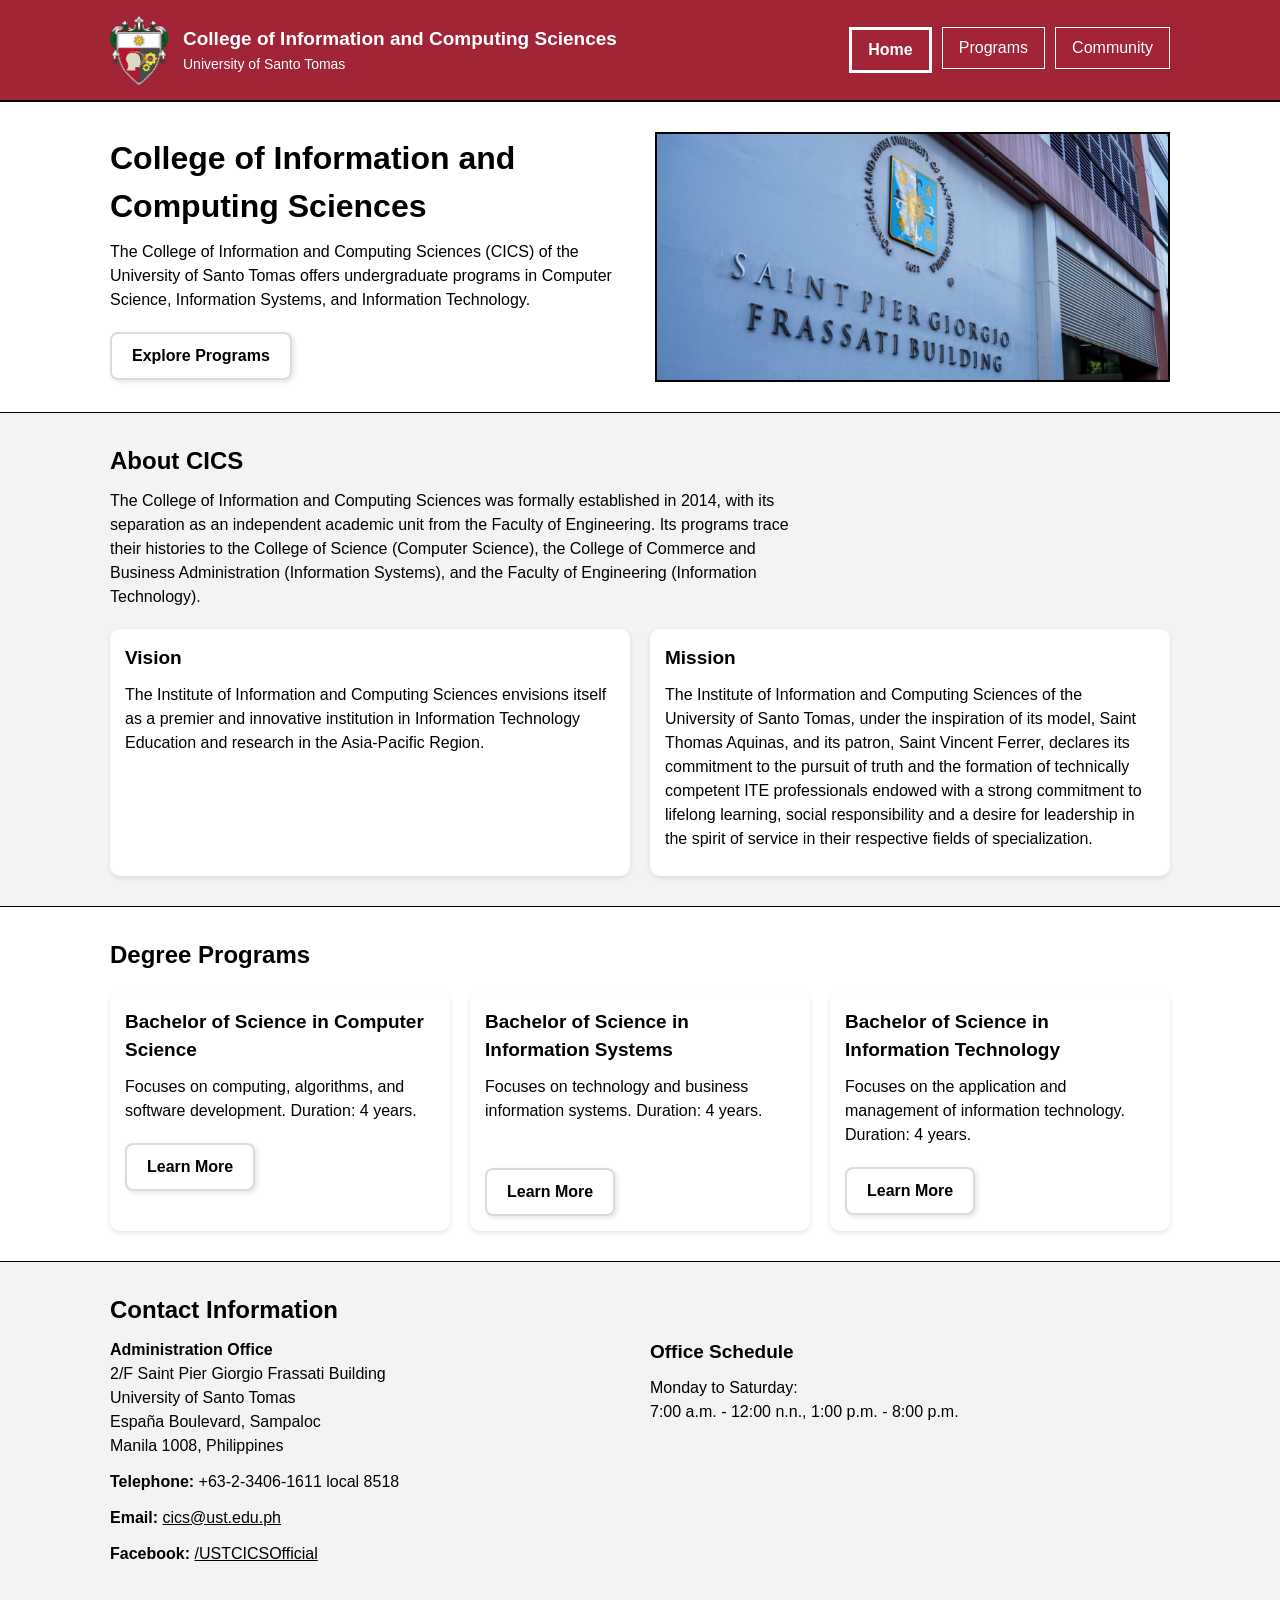
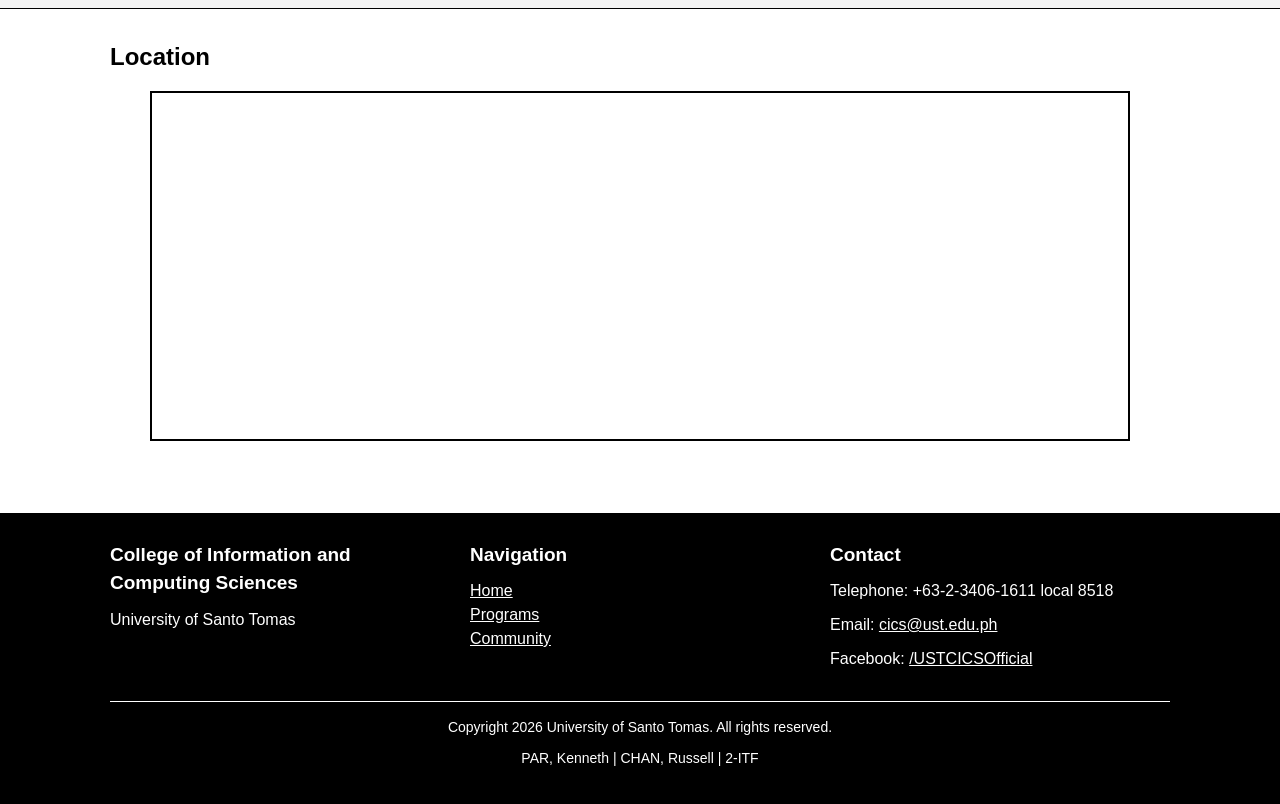
<file: index.html>
<!DOCTYPE html>
<html lang="en">
<head>
  <meta charset="UTF-8">
  <title>Home | UST CICS</title>
  <link rel="stylesheet" href="style.css">
</head>
<body>

<header>
  <div class="container header-content">
    <div class="brand">
      <img class="icon" src="images/cics-logo.png" alt="CICS logo">
      <div>
        <p class="brand-title">College of Information and Computing Sciences</p>
        <p class="brand-subtitle">University of Santo Tomas</p>
      </div>
    </div>
    <nav>
      <ul >
        <li class ="active_page"><a href="index.html">Home</a></li>
        <li><a  href="programs.html">Programs</a></li>
        <li><a href="community.html">Community</a></li>
      </ul>
    </nav>
  </div>
</header>

<main>
  <section>
    <div class="container hero">
      <div>
        <h1>College of Information and Computing Sciences</h1>
        <p>The College of Information and Computing Sciences (CICS) of the University of Santo Tomas offers undergraduate programs in Computer Science, Information Systems, and Information Technology.</p>
        <a class="button" href="programs.html">Explore Programs</a>
      </div>
      <div>
        <img class="wide-image" src="images/hero-banner.jpg" alt="CICS students and campus">
      </div>
    </div>
  </section>

  <section class="grey">
    <div class="container">
      <h2>About CICS</h2>
      <p class="section-intro">The College of Information and Computing Sciences was formally established in 2014, with its separation as an independent academic unit from the Faculty of Engineering. Its programs trace their histories to the College of Science (Computer Science), the College of Commerce and Business Administration (Information Systems), and the Faculty of Engineering (Information Technology).</p>
      <div class="two-columns">
        <article class="card">
          <h3>Vision</h3>
          <p>The Institute of Information and Computing Sciences envisions itself as a premier and innovative institution in Information Technology Education and research in the Asia-Pacific Region.</p>
        </article>
        <article class="card">
          <h3>Mission</h3>
          <p>The Institute of Information and Computing Sciences of the University of Santo Tomas, under the inspiration of its model, Saint Thomas Aquinas, and its patron, Saint Vincent Ferrer, declares its commitment to the pursuit of truth and the formation of technically competent ITE professionals endowed with a strong commitment to lifelong learning, social responsibility and a desire for leadership in the spirit of service in their respective fields of specialization.</p>
        </article>
      </div>
    </div>
  </section>

  <section>
    <div class="container">
      <h2>Degree Programs</h2>
      <div class="three-columns">
        <article class="card">
          <h3>Bachelor of Science in Computer Science</h3>
          <p>Focuses on computing, algorithms, and software development. Duration: 4 years.</p>
          <a class="button" href="programs.html">Learn More</a>
        </article>
        <article class="card">
          <h3>Bachelor of Science in Information Systems</h3>
          <p>Focuses on technology and business information systems. Duration: 4 years.</p>
          <a class="button_dpp" href="programs.html">Learn More</a>
        </article>
        <article class="card">
          <h3>Bachelor of Science in Information Technology</h3>
          <p>Focuses on the application and management of information technology. Duration: 4 years.</p>
          <a class="button" href="programs.html">Learn More</a>
        </article>
      </div>
    </div>
  </section>

  <section id="contact" class="grey">
    <div class="container">
      <h2>Contact Information</h2>
      <div class="two-columns">
        <div>
          <ul class="contact-list">
            <li>
              <strong>Administration Office</strong><br>
              2/F Saint Pier Giorgio Frassati Building<br>
              University of Santo Tomas<br>
              España Boulevard, Sampaloc<br>
              Manila 1008, Philippines
            </li>
            <li><strong>Telephone:</strong> +63-2-3406-1611 local 8518</li>
            <li><strong>Email:</strong> <a href="mailto:cics@ust.edu.ph">cics@ust.edu.ph</a></li>
            <li><strong>Facebook:</strong> <a href="https://www.facebook.com/USTCICSOfficial">/USTCICSOfficial</a></li>
          </ul>
        </div>
        <div>
          <h3>Office Schedule</h3>
          <p>Monday to Saturday:<br>7:00 a.m. - 12:00 n.n., 1:00 p.m. - 8:00 p.m.</p>
        </div>
      </div>
    </div>
  </section>

  <section>
    <div class="container">
      <h2>Location</h2>
      <figure>
        <iframe class="map" src="https://www.google.com/maps?q=University+of+Santo+Tomas,+Espana+Boulevard,+Sampaloc,+Manila&output=embed" width="600" height="450" allowfullscreen="" loading="lazy" referrerpolicy="strict-origin-when-cross-origin" frameborder="0"></iframe>
        <figcaption>Map of the University of Santo Tomas, España Boulevard, Sampaloc, Manila 1008.</figcaption>
      </figure>
    </div>
  </section>
</main>

<footer>
  <div class="container">
    <div class="three-columns">
      <div>
        <h3>College of Information and Computing Sciences</h3>
        <p>University of Santo Tomas</p>
      </div>
      <div>
        <h3>Navigation</h3>
        <ul>
          <li><a href="index.html">Home</a></li>
          <li><a href="programs.html">Programs</a></li>
          <li><a href="community.html">Community</a></li>
        </ul>
      </div>
      <div>
        <h3>Contact</h3>
        <p>Telephone: +63-2-3406-1611 local 8518</p>
        <p>Email: <a href="mailto:cics@ust.edu.ph">cics@ust.edu.ph</a></p>
        <p>Facebook: <a href="https://www.facebook.com/USTCICSOfficial">/USTCICSOfficial</a></p>
      </div>
    </div>
    <div class="footer-bottom">
      <p>Copyright 2026 University of Santo Tomas. All rights reserved.</p>
      <p>PAR, Kenneth | CHAN, Russell | 2-ITF</p>
    </div>
  </div>
</footer>

</body>
</html>
</file>
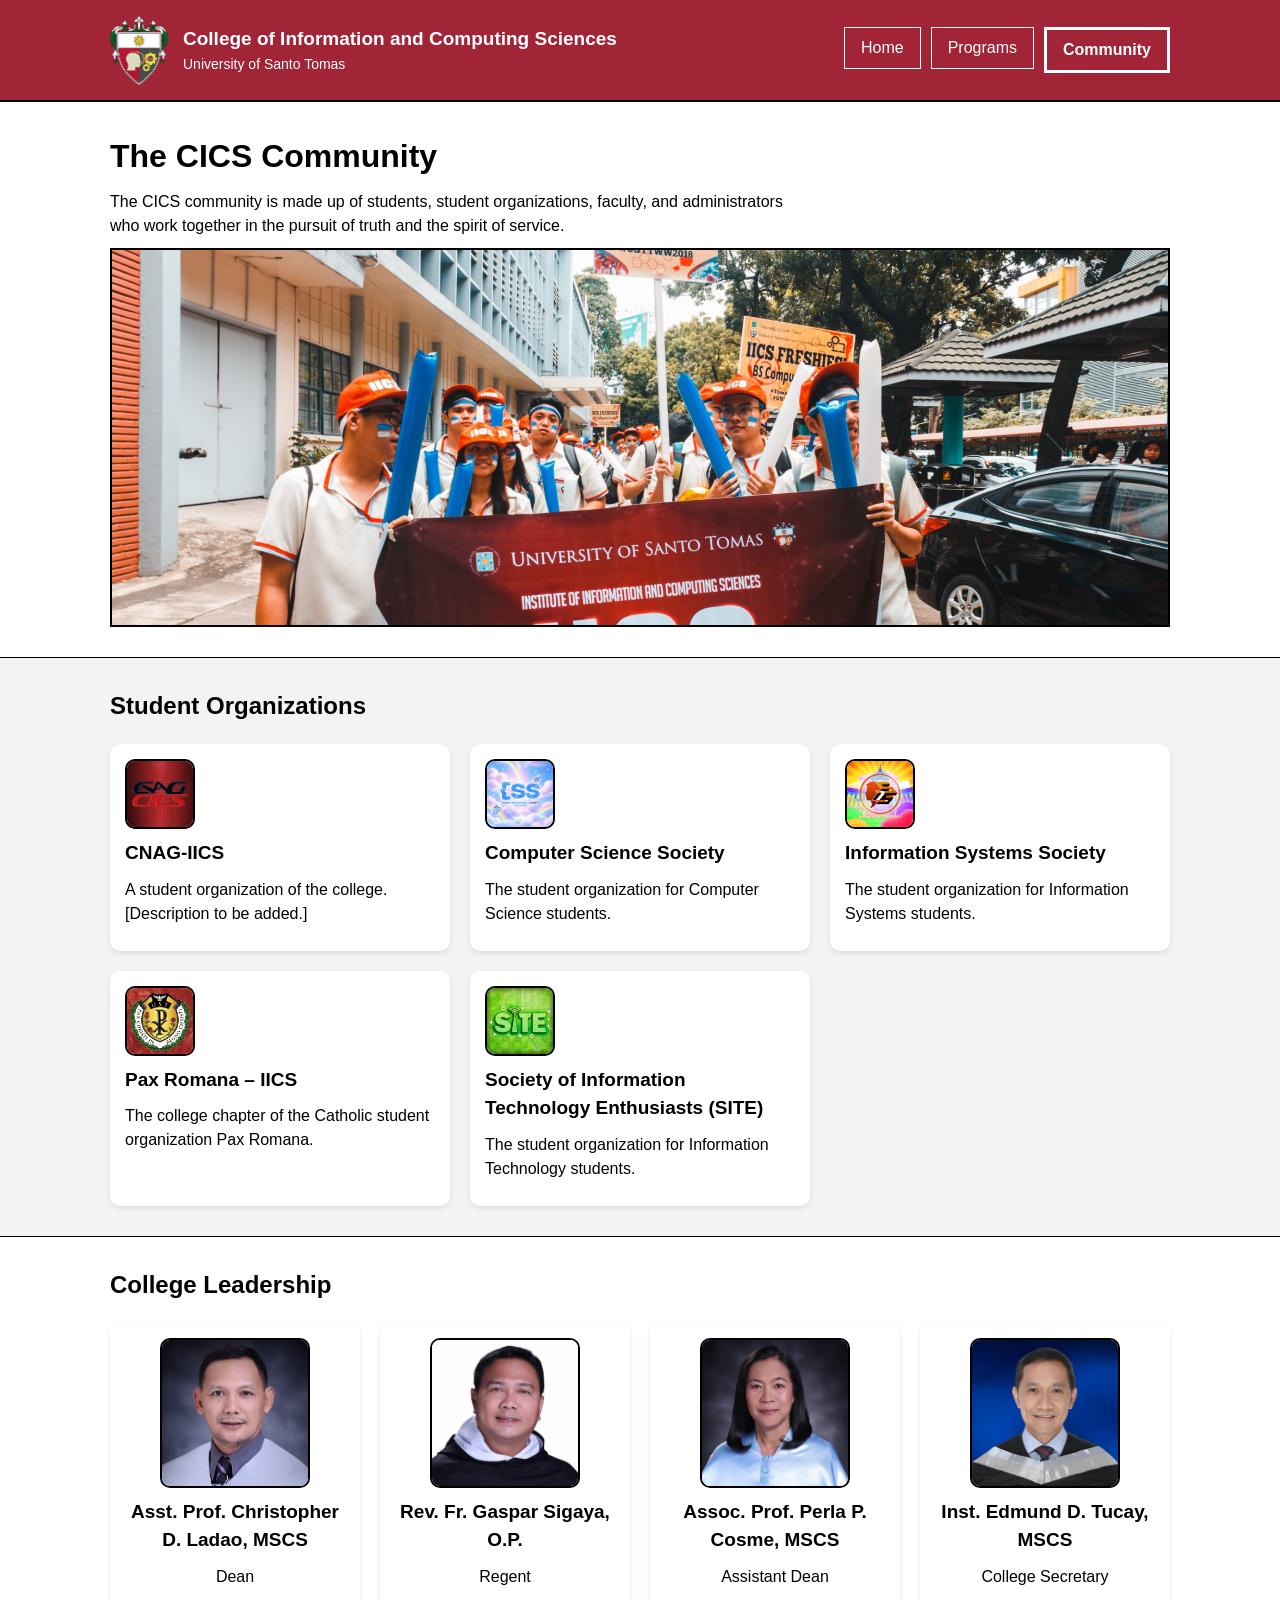
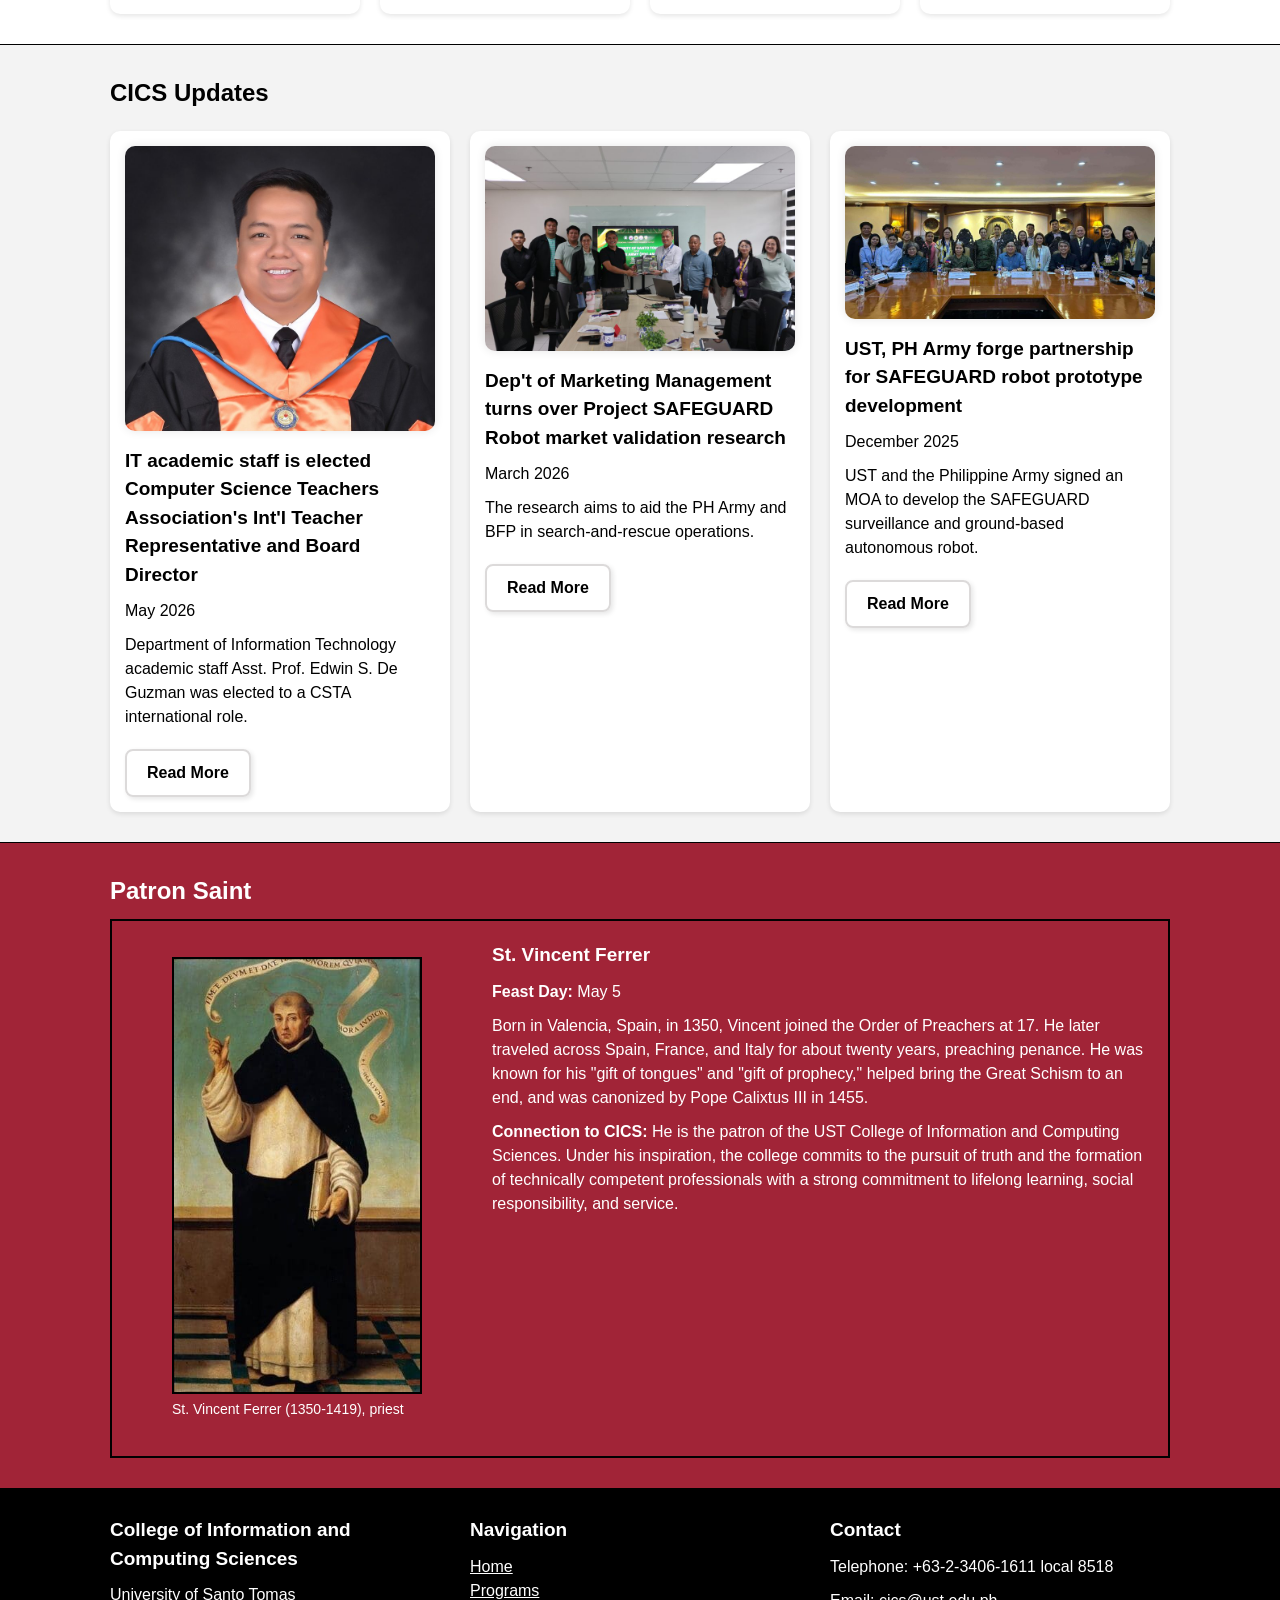
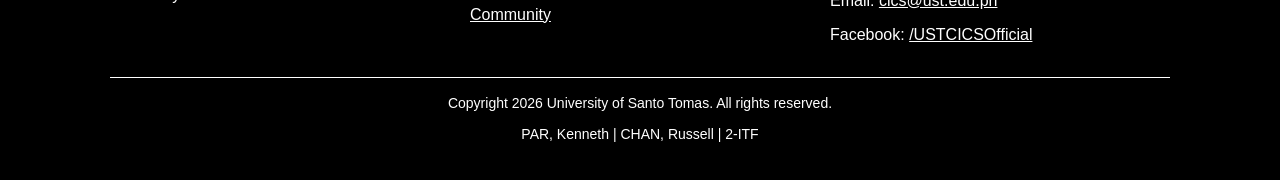
<file: community.html>
<!DOCTYPE html>
<html lang="en">
<head>
  <meta charset="UTF-8">
  <title>Community | UST CICS</title>
  <link rel="stylesheet" href="style.css">
</head>
<body>

<header>
  <div class="container header-content">
    <div class="brand">
      <img class="icon" src="images/cics-logo.png" alt="CICS logo">
      <div>
        <p class="brand-title">College of Information and Computing Sciences</p>
        <p class="brand-subtitle">University of Santo Tomas</p>
      </div>
    </div>
    <nav>
      <ul>
        <li><a href="index.html">Home</a></li>
        <li><a href="programs.html">Programs</a></li>
        <li class="active_page"><a  href="community.html">Community</a></li>
      </ul>
    </nav>
  </div>
</header>

<main>
  <section>
    <div class="container">
      <h1>The CICS Community</h1>
      <p class="section-intro">The CICS community is made up of students, student organizations, faculty, and administrators who work together in the pursuit of truth and the spirit of service.</p>
      <img class="community-image" src="images/cics-community-banner.jpg" alt="CICS students together">
    </div>
  </section>

  <section class = "grey">
    <div class="container">
      <h2>Student Organizations</h2>
      <div class="three-columns">
        <article class="card">
          <img class="icon" src="images/cnag-logo.jpg" alt="CNAG-IICS logo">
          <h3>CNAG-IICS</h3>
          <p>A student organization of the college. [Description to be added.]</p>
        </article>
        <article class="card">
          <img class="icon" src="images/css-logo.jfif" alt="Computer Science Society logo">
          <h3>Computer Science Society</h3>
          <p>The student organization for Computer Science students.</p>
        </article>
        <article class="card">
          <img class="icon" src="images/iss-logo.jfif" alt="Information Systems Society logo">
          <h3>Information Systems Society</h3>
          <p>The student organization for Information Systems students.</p>
        </article>
        <article class="card">
          <img class="icon" src="images/pax-romana-logo.jpg" alt="Pax Romana logo">
          <h3>Pax Romana – IICS</h3>
          <p>The college chapter of the Catholic student organization Pax Romana.</p>
        </article>
        <article class="card">
          <img class="icon" src="images/site-logo.jpg" alt="SITE logo">
          <h3>Society of Information Technology Enthusiasts (SITE)</h3>
          <p>The student organization for Information Technology students.</p>
        </article>
      </div>
    </div>
  </section>

  <section>
    <div class="container">
      <h2>College Leadership</h2>
      <div class="four-columns">
        <article class="card center">
          <img class="photo" src="images/dean.jpg" alt="Dean Christopher D. Ladao">
          <h3>Asst. Prof. Christopher D. Ladao, MSCS</h3>
          <p>Dean</p>
        </article>
        <article class="card center">
          <img class="photo" src="images/regent.jpg" alt="Regent Rev. Fr. Gaspar Sigaya, O.P.">
          <h3>Rev. Fr. Gaspar Sigaya, O.P.</h3>
          <p>Regent</p>
        </article>
        <article class="card center">
          <img class="photo" src="images/asst-dean.jpg" alt="Assistant Dean Perla P. Cosme">
          <h3>Assoc. Prof. Perla P. Cosme, MSCS</h3>
          <p>Assistant Dean</p>
        </article>
        <article class="card center">
          <img class="photo" src="images/college-sec.jpg" alt="College Secretary Edmund D. Tucay">
          <h3>Inst. Edmund D. Tucay, MSCS</h3>
          <p>College Secretary</p>
        </article>
      </div>
    </div>
  </section>

  <section class = "grey">
    <div class="container">
      <h2>CICS Updates</h2>
      <div class="three-columns">
        <article class="card">
          <img class="square-image image_edit" src="images/prof-edwin-cics-updates.jpg" alt="News image 1">
          <h3>IT academic staff is elected Computer Science Teachers Association's Int'l Teacher Representative and Board Director</h3>
          <p>May 2026</p>
          <p>Department of Information Technology academic staff Asst. Prof. Edwin S. De Guzman was elected to a CSTA international role.</p>
          <a class="button" href="#">Read More</a>
        </article>
        <article class="card">
          <img class="news-image-2 image_edit" src="images/cics-update-2.jpg" alt="News image 2">
          <h3>Dep't of Marketing Management turns over Project SAFEGUARD Robot market validation research</h3>
          <p>March 2026</p>
          <p>The research aims to aid the PH Army and BFP in search-and-rescue operations.</p>
          <a class="button" href="#">Read More</a>
        </article>
        <article class="card">
          <img class="small-image  image_edit" src="images/cics-update-3.jpg" alt="News image 3">
          <h3>UST, PH Army forge partnership for SAFEGUARD robot prototype development</h3>
          <p>December 2025</p>
          <p>UST and the Philippine Army signed an MOA to develop the SAFEGUARD surveillance and ground-based autonomous robot.</p>
          <a class="button" href="#">Read More</a>
        </article>
      </div>
    </div>
  </section>

  <section id = "patron-saint">
    <div class="container">
      <h2 class ="saint-description">Patron Saint</h2>
      <article class="saint">
        <figure>
          <img class="tall-image" src="images/st-vincent-ferrer.jpg" alt="St. Vincent Ferrer">
          <figcaption>St. Vincent Ferrer (1350-1419), priest</figcaption>
        </figure>
        <div class = "saint-description">
          <h3>St. Vincent Ferrer</h3>
          <p><strong>Feast Day:</strong> May 5</p>
          <p>Born in Valencia, Spain, in 1350, Vincent joined the Order of Preachers at 17. He later traveled across Spain, France, and Italy for about twenty years, preaching penance. He was known for his "gift of tongues" and "gift of prophecy," helped bring the Great Schism to an end, and was canonized by Pope Calixtus III in 1455.</p>
          <p><strong>Connection to CICS:</strong> He is the patron of the UST College of Information and Computing Sciences. Under his inspiration, the college commits to the pursuit of truth and the formation of technically competent professionals with a strong commitment to lifelong learning, social responsibility, and service.</p>
        </div>
      </article>
    </div>
  </section>
</main>

<footer>
  <div class="container">
    <div class="three-columns">
      <div>
        <h3>College of Information and Computing Sciences</h3>
        <p>University of Santo Tomas</p>
      </div>
      <div>
        <h3>Navigation</h3>
        <ul>
          <li><a href="index.html">Home</a></li>
          <li><a href="programs.html">Programs</a></li>
          <li><a href="community.html">Community</a></li>
        </ul>
      </div>
      <div>
        <h3>Contact</h3>
        <p>Telephone: +63-2-3406-1611 local 8518</p>
        <p>Email: <a href="mailto:cics@ust.edu.ph">cics@ust.edu.ph</a></p>
        <p>Facebook: <a href="https://www.facebook.com/USTCICSOfficial">/USTCICSOfficial</a></p>
      </div>
    </div>
    <div class="footer-bottom">
      <p>Copyright 2026 University of Santo Tomas. All rights reserved.</p>
      <p>PAR, Kenneth | CHAN, Russell | 2-ITF</p>
    </div>
  </div>
</footer>

</body>
</html>
</file>
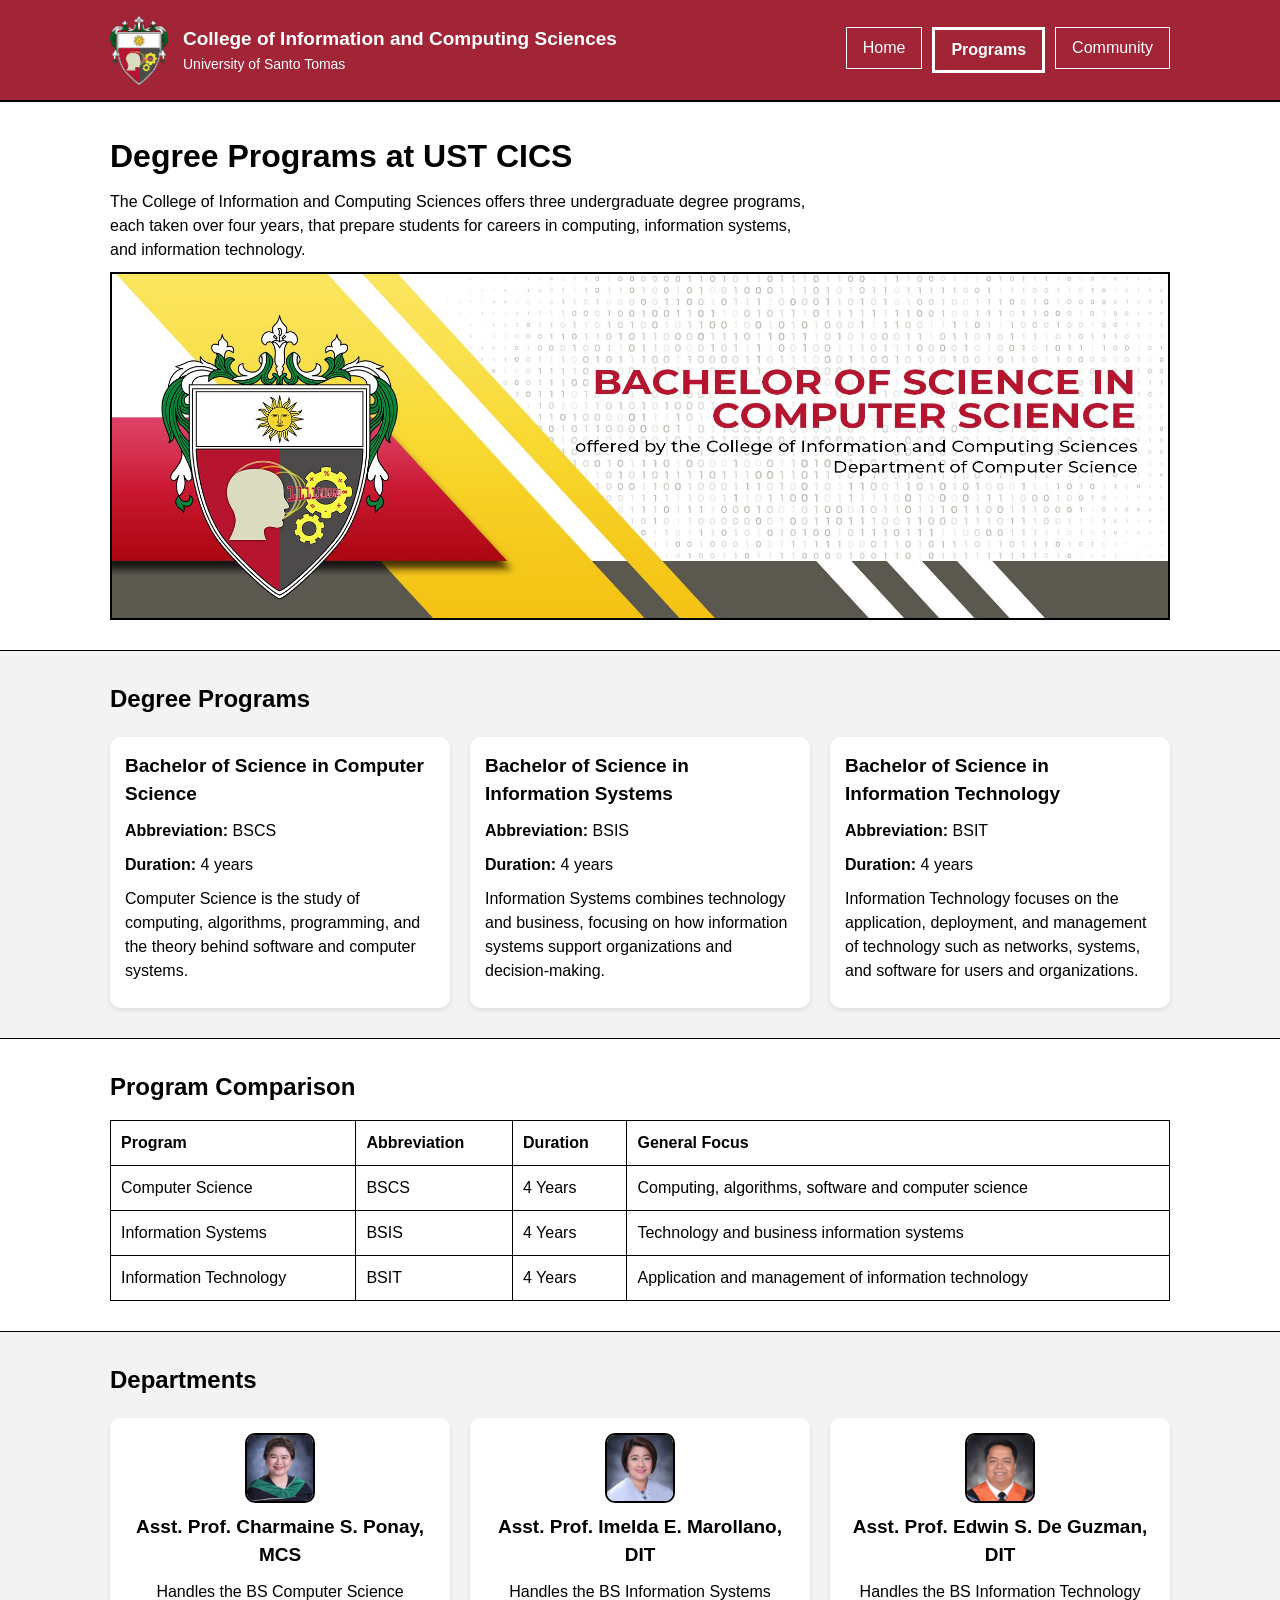
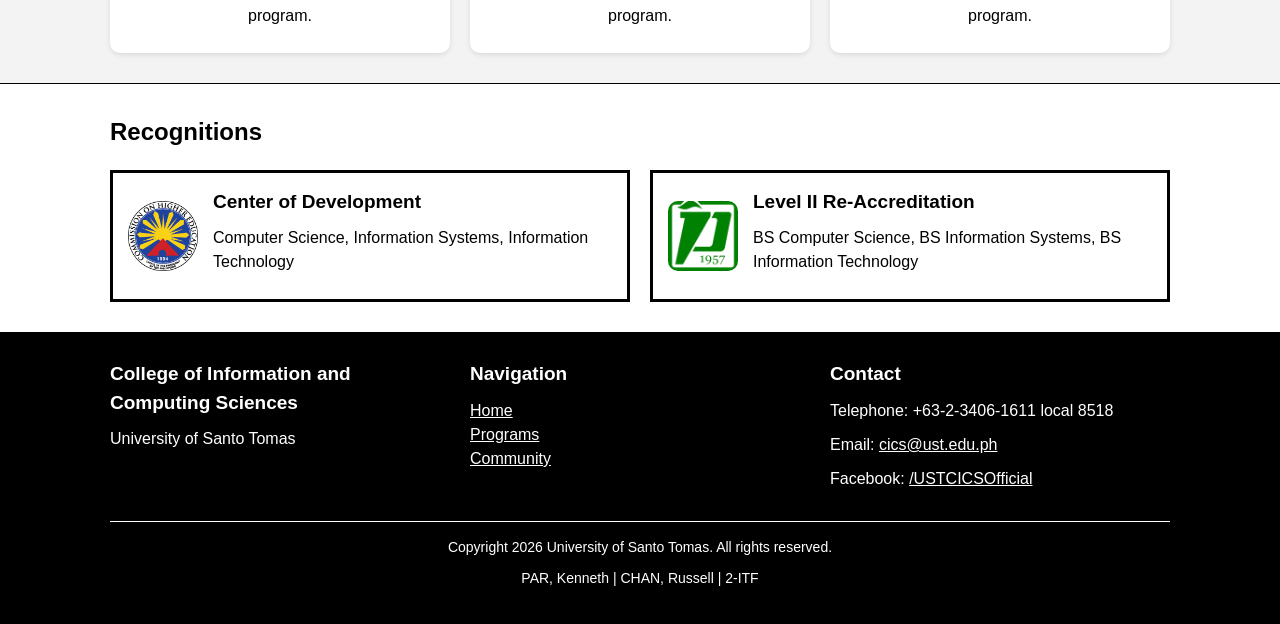
<file: programs.html>
<!DOCTYPE html>
<html lang="en">
<head>
  <meta charset="UTF-8">
  <title>Programs | UST CICS</title>
  <link rel="stylesheet" href="style.css">
</head>
<body>

<header>
  <div class="container header-content">
    <div class="brand">
      <img class="icon" src="images/cics-logo.png" alt="CICS logo">
      <div>
        <p class="brand-title">College of Information and Computing Sciences</p>
        <p class="brand-subtitle">University of Santo Tomas</p>
      </div>
    </div>
    <nav>
      <ul>
        <li><a href="index.html">Home</a></li>
        <li class="active_page"><a  href="programs.html">Programs</a></li>
        <li><a href="community.html">Community</a></li>
      </ul>
    </nav>
  </div>
</header>

<main>
  <section>
    <div class="container">
      <h1>Degree Programs at UST CICS</h1>
      <p class="section-intro">The College of Information and Computing Sciences offers three undergraduate degree programs, each taken over four years, that prepare students for careers in computing, information systems, and information technology.</p>
      <img class="lab-image" src="images/section-intro-cics-banner.jpg" alt="Students in a CICS laboratory">
    </div>
  </section>

  <section class="grey">
    <div class="container">
      <h2>Degree Programs</h2>
      <div class="three-columns">
        <article class="card">
          <h3>Bachelor of Science in Computer Science</h3>
          <p><strong>Abbreviation:</strong> BSCS</p>
          <p><strong>Duration:</strong> 4 years</p>
          <p>Computer Science is the study of computing, algorithms, programming, and the theory behind software and computer systems.</p>
        </article>
        <article class="card">
          <h3>Bachelor of Science in Information Systems</h3>
          <p><strong>Abbreviation:</strong> BSIS</p>
          <p><strong>Duration:</strong> 4 years</p>
          <p>Information Systems combines technology and business, focusing on how information systems support organizations and decision-making.</p>
        </article>
        <article class="card">
          <h3>Bachelor of Science in Information Technology</h3>
          <p><strong>Abbreviation:</strong> BSIT</p>
          <p><strong>Duration:</strong> 4 years</p>
          <p>Information Technology focuses on the application, deployment, and management of technology such as networks, systems, and software for users and organizations.</p>
        </article>
      </div>
    </div>
  </section>

  <section>
    <div class="container">
      <h2>Program Comparison</h2>
      <table>
        <tr>
          <th>Program</th>
          <th>Abbreviation</th>
          <th>Duration</th>
          <th>General Focus</th>
        </tr>
        <tr>
          <td>Computer Science</td>
          <td>BSCS</td>
          <td>4 Years</td>
          <td>Computing, algorithms, software and computer science</td>
        </tr>
        <tr>
          <td>Information Systems</td>
          <td>BSIS</td>
          <td>4 Years</td>
          <td>Technology and business information systems</td>
        </tr>
        <tr>
          <td>Information Technology</td>
          <td>BSIT</td>
          <td>4 Years</td>
          <td>Application and management of information technology</td>
        </tr>
      </table>
    </div>
  </section>

  <section class="grey">
    <div class="container">
      <h2>Departments</h2>
      <div class="three-columns">
        <article class="card center">
          <img class="icon" src="images/prof-charmaine.jpg" alt="Computer Science icon">
          <h3>Asst. Prof. Charmaine S. Ponay, MCS</h3>
          <p>Handles the BS Computer Science program.</p>
        </article>
        <article class="card center">
          <img class="icon" src="images/prof-imelda.jpg" alt="Information Systems icon">
          <h3>Asst. Prof. Imelda E. Marollano, DIT</h3>
          <p>Handles the BS Information Systems program.</p>
        </article>
        <article class="card center">
          <img class="icon" src="images/prof-edwin.png" alt="Information Technology icon">
          <h3>Asst. Prof. Edwin S. De Guzman, DIT</h3>
          <p>Handles the BS Information Technology program.</p>
        </article>
      </div>
    </div>
  </section>

  <section>
    <div class="container">
      <h2>Recognitions</h2>
      <div class="two-columns">
        <article class="recognition">
          <img class="icon" src="images/ched-logo.png" alt="CHED logo">
          <div>
            <h3>Center of Development</h3>
            <p>Computer Science, Information Systems, Information Technology</p>
          </div>
        </article>
        <article class="recognition">
          <img class="icon" src="images/paascu-logo.png" alt="PAASCU logo">
          <div>
            <h3>Level II Re-Accreditation</h3>
            <p>BS Computer Science, BS Information Systems, BS Information Technology</p>
          </div>
        </article>
      </div>
    </div>
  </section>
</main>

<footer>
  <div class="container">
    <div class="three-columns">
      <div>
        <h3>College of Information and Computing Sciences</h3>
        <p>University of Santo Tomas</p>
      </div>
      <div>
        <h3>Navigation</h3>
        <ul>
          <li><a href="index.html">Home</a></li>
          <li><a href="programs.html">Programs</a></li>
          <li><a href="community.html">Community</a></li>
        </ul>
      </div>
      <div>
        <h3>Contact</h3>
        <p>Telephone: +63-2-3406-1611 local 8518</p>
        <p>Email: <a href="mailto:cics@ust.edu.ph">cics@ust.edu.ph</a></p>
        <p>Facebook: <a href="https://www.facebook.com/USTCICSOfficial">/USTCICSOfficial</a></p>
      </div>
    </div>
    <div class="footer-bottom">
      <p>Copyright 2026 University of Santo Tomas. All rights reserved.</p>
      <p>PAR, Kenneth | CHAN, Russell | 2-ITF</p>
    </div>
  </div>
</footer>

</body>
</html>
</file>
<file: style.css>
* {
  box-sizing: border-box;
}

body {
  margin: 0;
  background-color: white;
  color: black;
  font-family: Arial, sans-serif;
  font-size: 16px;
  line-height: 1.5;
}

h1, h2, h3, p {
  margin: 0 0 10px 0;
}

h1 {
  font-size: 32px;
}

h2 {
  font-size: 24px;
}

h3 {
  font-size: 19px;
}

a {
  color: black;
}

ul {
  margin: 0;
  padding-left: 20px;
}

img {
  display: block;
  border: 2px solid black;
}

figcaption {
  margin-top: 5px;
  font-size: 14px;
  color:#FFFFFF
}

.container {
  max-width: 1100px;
  margin: 0 auto;
  padding: 0 20px;
}

header {
  padding: 15px 0;
  border-bottom: 2px solid black;
  background-color: #A12437;
  color: white;
}

.header-content {
  display: flex;
  align-items: center;
  justify-content: space-between;
}

.brand {
  display: flex;
  align-items: center;
  gap: 15px;
}

.brand-title {
  margin: 0;
  font-size: 19px;
  font-weight: bold;
}

.brand-subtitle {
  margin: 0;
  font-size: 14px;
}

header nav ul {
  display: flex;
  gap: 10px;
  list-style: none;
  margin: 0;
  padding: 0;
}


header nav a {
  display: block;
  padding: 8px 16px;
  border: 1px solid white;
  color: white;
  text-decoration: none;
}

header nav ul li:hover{
  transform: scale(.95);
  transition: 0.5s ease-in-out;
}

.active_page {
  font-weight: bold;
  border-width: 3px;
  border: 2px solid white;
}

main section {
  padding: 30px 0;
  border-bottom: 1px solid black;
}

.section-intro {
  max-width: 700px;
  
}

.grey {
  background-color: #F3F3F3;
}

.hero {
  display: flex;
  align-items: center;
  gap: 30px;
}

.hero div {
  flex: 1;
}

.two-columns {
  display: grid;
  grid-template-columns: repeat(2, 1fr);
  gap: 20px;
  margin-top: 20px;
}

.grey {
  background-color: #F3F3F3;
}

.three-columns {
  display: grid;
  grid-template-columns: repeat(3, 1fr);
  gap: 20px;
  margin-top: 20px;
  
}

.four-columns {
  display: grid;
  grid-template-columns: repeat(4, 1fr);
  gap: 20px;
  margin-top: 20px;
}

#contact .two-columns {
  margin-top: 0;
}

.card {
  padding: 15px;
  box-shadow: 0 2px 5px rgba(0, 0, 0, 0.1);
}
.button_dpp{
 display: inline-block;
  margin-top: 35px;
  padding: 10px 20px;
  border: 2px solid rgb(220, 218, 218);
  font-weight: bold;
  text-decoration: none;
  border-radius: 8px;
  box-shadow: 2px 2px 5px rgba(0, 0, 0, 0.1);
}

.center {
  text-align: center;
}

.recognition {
  display: flex;
  align-items: center;
  gap: 15px;
  padding: 15px;
  border: 3px solid black;
}

#patron-saint {
  background-color: #A12437;
}
.saint {
  display: flex;
  gap: 30px;
  padding: 20px;
  background-color: #A12437;
  border: 2px solid black;
}

.saint-description {
  flex: 1;
  color: white;
}

.saint figure {
  width: 250px;
  flex-shrink: 0;
}

.button {
  display: inline-block;
  margin-top: 10px;
  padding: 10px 20px;
  border: 2px solid rgb(220, 218, 218);
  font-weight: bold;
  text-decoration: none;
  border-radius: 8px;
  box-shadow: 2px 2px 5px rgba(0, 0, 0, 0.1);
}

.contact-list {
  list-style: none;
  padding: 0;
}

.contact-list li {
  margin-bottom: 12px;
}

table {
  width: 100%;
  margin-top: 15px;
  border-collapse: collapse;
}

th, td {
  padding: 10px;
  border: 1px solid black;
  text-align: left;
}

.icon {
  width: 70px;
  height: 70px;
  border-radius: 10px;
}

.card .icon {
  margin-bottom: 10px;
}

.brand .icon {
  width: 58px;
  height: 70px;
  border: none;
}

.recognition .icon {
  border: none;
}

.center img {
  margin: 0 auto 10px auto;
}

.photo {
  width: 150px;
  height: 150px;
  border-radius: 10px;
}

.wide-image, .small-image, .tall-image, .map {
  width: 100%;
}

.wide-image {
  height: 250px;
}

.community-image {
  width: 100%;
  height: 379px;
}

.small-image {
  height: 173px;
}

.square-image {
  width: 100%;
  height: 285px;
}

.news-image-2 {
  width: 100%;
  height: 205px;
}

.tall-image {
  height: 437px;
}

.map {
  height: 350px;
  display: block;
  border: 2px solid black;
}

.lab-image {
  width: 100%;
}

.image_edit{
  border: none;
  border-radius: 10px;
  box-shadow: 0 0px 10px rgba(0, 0, 0, 0.1);
  margin-bottom: 1rem;
}

footer {
  padding: 25px 0;
  border-top: 2px solid black;
  background-color: #000000;
  color: white;
}

footer a {
	color: white;
}

footer .three-columns {
  margin-top: 0;
}

footer ul {
  list-style: none;
  padding: 0;
}

.footer-bottom {
  margin-top: 20px;
  padding-top: 15px;
  border-top: 1px solid white;
  text-align: center;
  font-size: 14px;
}


/* TRANSITIONS  */
.card:hover {
  transition: transform 0.3s ease, box-shadow 0.3s ease-in-out;
  transform: translateY(-10px);;

}
.card {
    border-radius: 10px;
    background-color: white;
}

.button:active {
  transform: scale(0.95);
  background-color: #d9e1e4;;
}

.button_dpp:active {
  transform: scale(0.95);
  background-color: #d9e1e4;;
}
</file>
